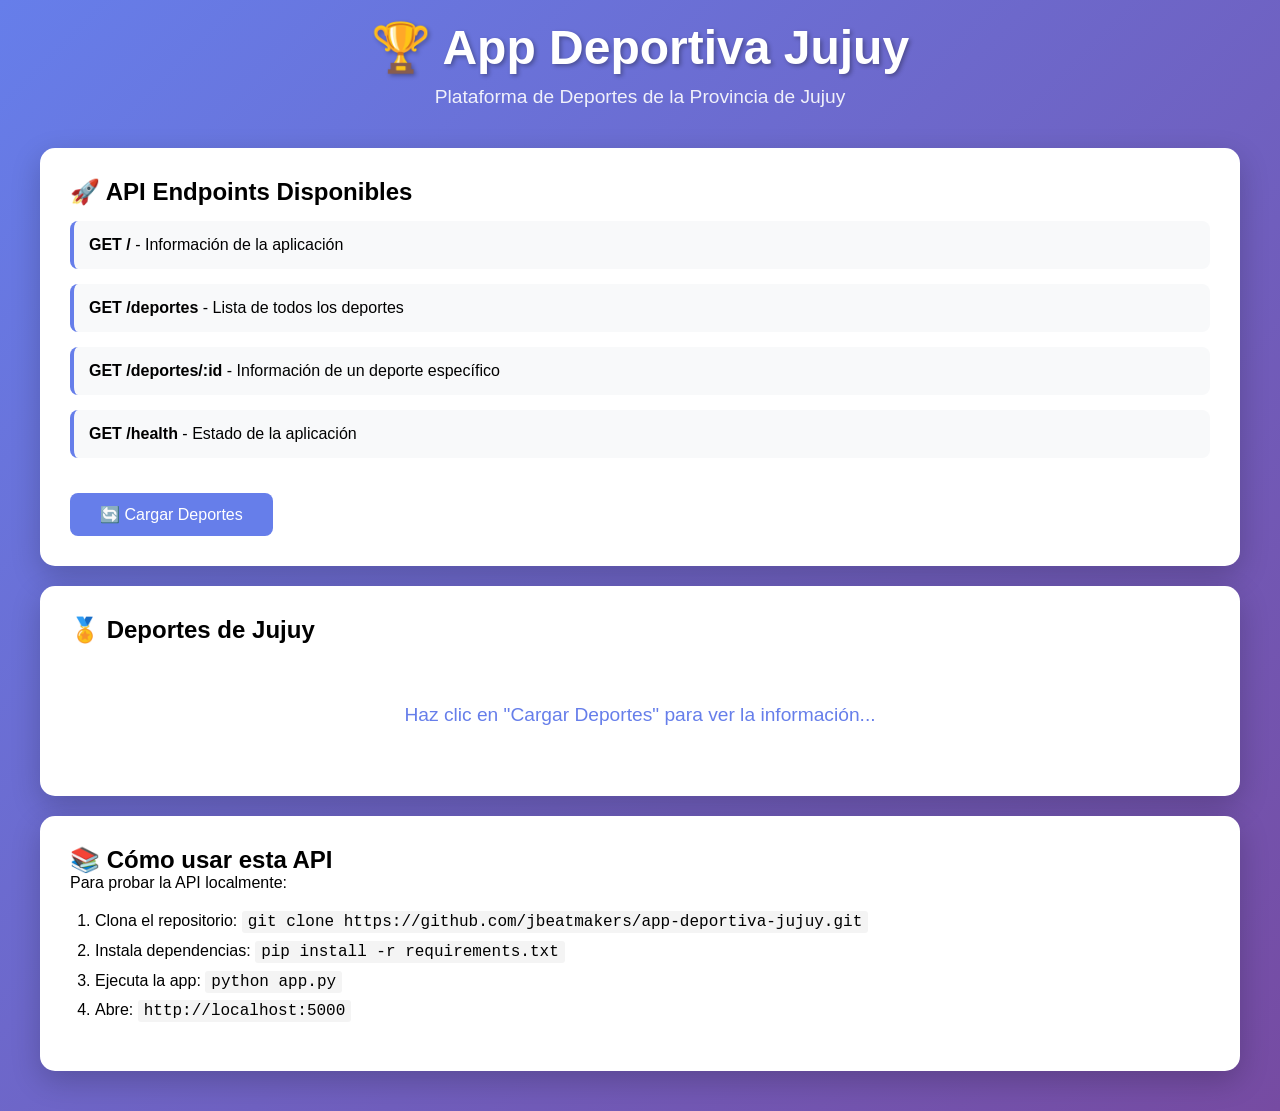
<file: index.html>
<!DOCTYPE html>
<html lang="es">
<head>
    <meta charset="UTF-8">
    <meta name="viewport" content="width=device-width, initial-scale=1.0">
    <title>🏆 App Deportiva Jujuy</title>
    <style>
        * {
            margin: 0;
            padding: 0;
            box-sizing: border-box;
        }
        
        body {
            font-family: 'Segoe UI', Tahoma, Geneva, Verdana, sans-serif;
            background: linear-gradient(135deg, #667eea 0%, #764ba2 100%);
            min-height: 100vh;
            padding: 20px;
        }
        
        .container {
            max-width: 1200px;
            margin: 0 auto;
        }
        
        header {
            text-align: center;
            color: white;
            margin-bottom: 40px;
        }
        
        h1 {
            font-size: 3em;
            margin-bottom: 10px;
            text-shadow: 2px 2px 4px rgba(0,0,0,0.3);
        }
        
        .subtitle {
            font-size: 1.2em;
            opacity: 0.9;
        }
        
        .card {
            background: white;
            border-radius: 15px;
            padding: 30px;
            margin-bottom: 20px;
            box-shadow: 0 10px 30px rgba(0,0,0,0.2);
        }
        
        .api-info {
            background: #f8f9fa;
            padding: 15px;
            border-radius: 8px;
            margin: 15px 0;
            border-left: 4px solid #667eea;
        }
        
        .deportes-grid {
            display: grid;
            grid-template-columns: repeat(auto-fit, minmax(300px, 1fr));
            gap: 20px;
            margin-top: 20px;
        }
        
        .deporte-card {
            background: linear-gradient(135deg, #667eea 0%, #764ba2 100%);
            color: white;
            padding: 25px;
            border-radius: 12px;
            transition: transform 0.3s ease;
        }
        
        .deporte-card:hover {
            transform: translateY(-5px);
        }
        
        .deporte-card h3 {
            margin-bottom: 10px;
            font-size: 1.8em;
        }
        
        .equipos {
            margin-top: 15px;
        }
        
        .equipo {
            background: rgba(255,255,255,0.2);
            padding: 8px 12px;
            border-radius: 5px;
            margin: 5px 0;
        }
        
        button {
            background: #667eea;
            color: white;
            border: none;
            padding: 12px 30px;
            border-radius: 8px;
            cursor: pointer;
            font-size: 1em;
            transition: background 0.3s ease;
        }
        
        button:hover {
            background: #764ba2;
        }
        
        .loading {
            text-align: center;
            padding: 40px;
            font-size: 1.2em;
            color: #667eea;
        }
        
        code {
            background: #f4f4f4;
            padding: 2px 6px;
            border-radius: 3px;
            font-family: 'Courier New', monospace;
        }
    </style>
</head>
<body>
    <div class="container">
        <header>
            <h1>🏆 App Deportiva Jujuy</h1>
            <p class="subtitle">Plataforma de Deportes de la Provincia de Jujuy</p>
        </header>
        
        <div class="card">
            <h2>🚀 API Endpoints Disponibles</h2>
            <div class="api-info">
                <p><strong>GET /</strong> - Información de la aplicación</p>
            </div>
            <div class="api-info">
                <p><strong>GET /deportes</strong> - Lista de todos los deportes</p>
            </div>
            <div class="api-info">
                <p><strong>GET /deportes/:id</strong> - Información de un deporte específico</p>
            </div>
            <div class="api-info">
                <p><strong>GET /health</strong> - Estado de la aplicación</p>
            </div>
            
            <button onclick="cargarDeportes()" style="margin-top: 20px;">🔄 Cargar Deportes</button>
        </div>
        
        <div class="card">
            <h2>🏅 Deportes de Jujuy</h2>
            <div id="deportes-container" class="deportes-grid">
                <div class="loading">Haz clic en "Cargar Deportes" para ver la información...</div>
            </div>
        </div>
        
        <div class="card">
            <h2>📚 Cómo usar esta API</h2>
            <p>Para probar la API localmente:</p>
            <ol style="margin: 15px 0 15px 25px; line-height: 1.8;">
                <li>Clona el repositorio: <code>git clone https://github.com/jbeatmakers/app-deportiva-jujuy.git</code></li>
                <li>Instala dependencias: <code>pip install -r requirements.txt</code></li>
                <li>Ejecuta la app: <code>python app.py</code></li>
                <li>Abre: <code>http://localhost:5000</code></li>
            </ol>
        </div>
    </div>
    
    <script>
        async function cargarDeportes() {
            const container = document.getElementById('deportes-container');
            container.innerHTML = '<div class="loading">🔄 Cargando deportes...</div>';
            
            try {
                // Cambiar esta URL por tu servidor cuando esté desplegado
                const API_URL = 'http://localhost:5000';
                const response = await fetch(`${API_URL}/deportes`);
                const data = await response.json();
                
                container.innerHTML = '';
                
                data.deportes.forEach(deporte => {
                    const card = document.createElement('div');
                    card.className = 'deporte-card';
                    
                    let equiposHTML = '<div class="equipos">';
                    deporte.equipos.forEach(equipo => {
                        equiposHTML += `<div class="equipo">⚽ ${equipo}</div>`;
                    });
                    equiposHTML += '</div>';
                    
                    card.innerHTML = `
                        <h3>${deporte.deporte}</h3>
                        <p><strong>${deporte.liga}</strong></p>
                        ${equiposHTML}
                    `;
                    
                    container.appendChild(card);
                });
            } catch (error) {
                container.innerHTML = `
                    <div class="loading">
                        ⚠️ Error: No se pudo conectar con la API.<br>
                        Asegúrate de que el servidor esté corriendo en <code>http://localhost:5000</code>
                    </div>
                `;
            }
        }
    </script>
</body>
</html>
</file>
